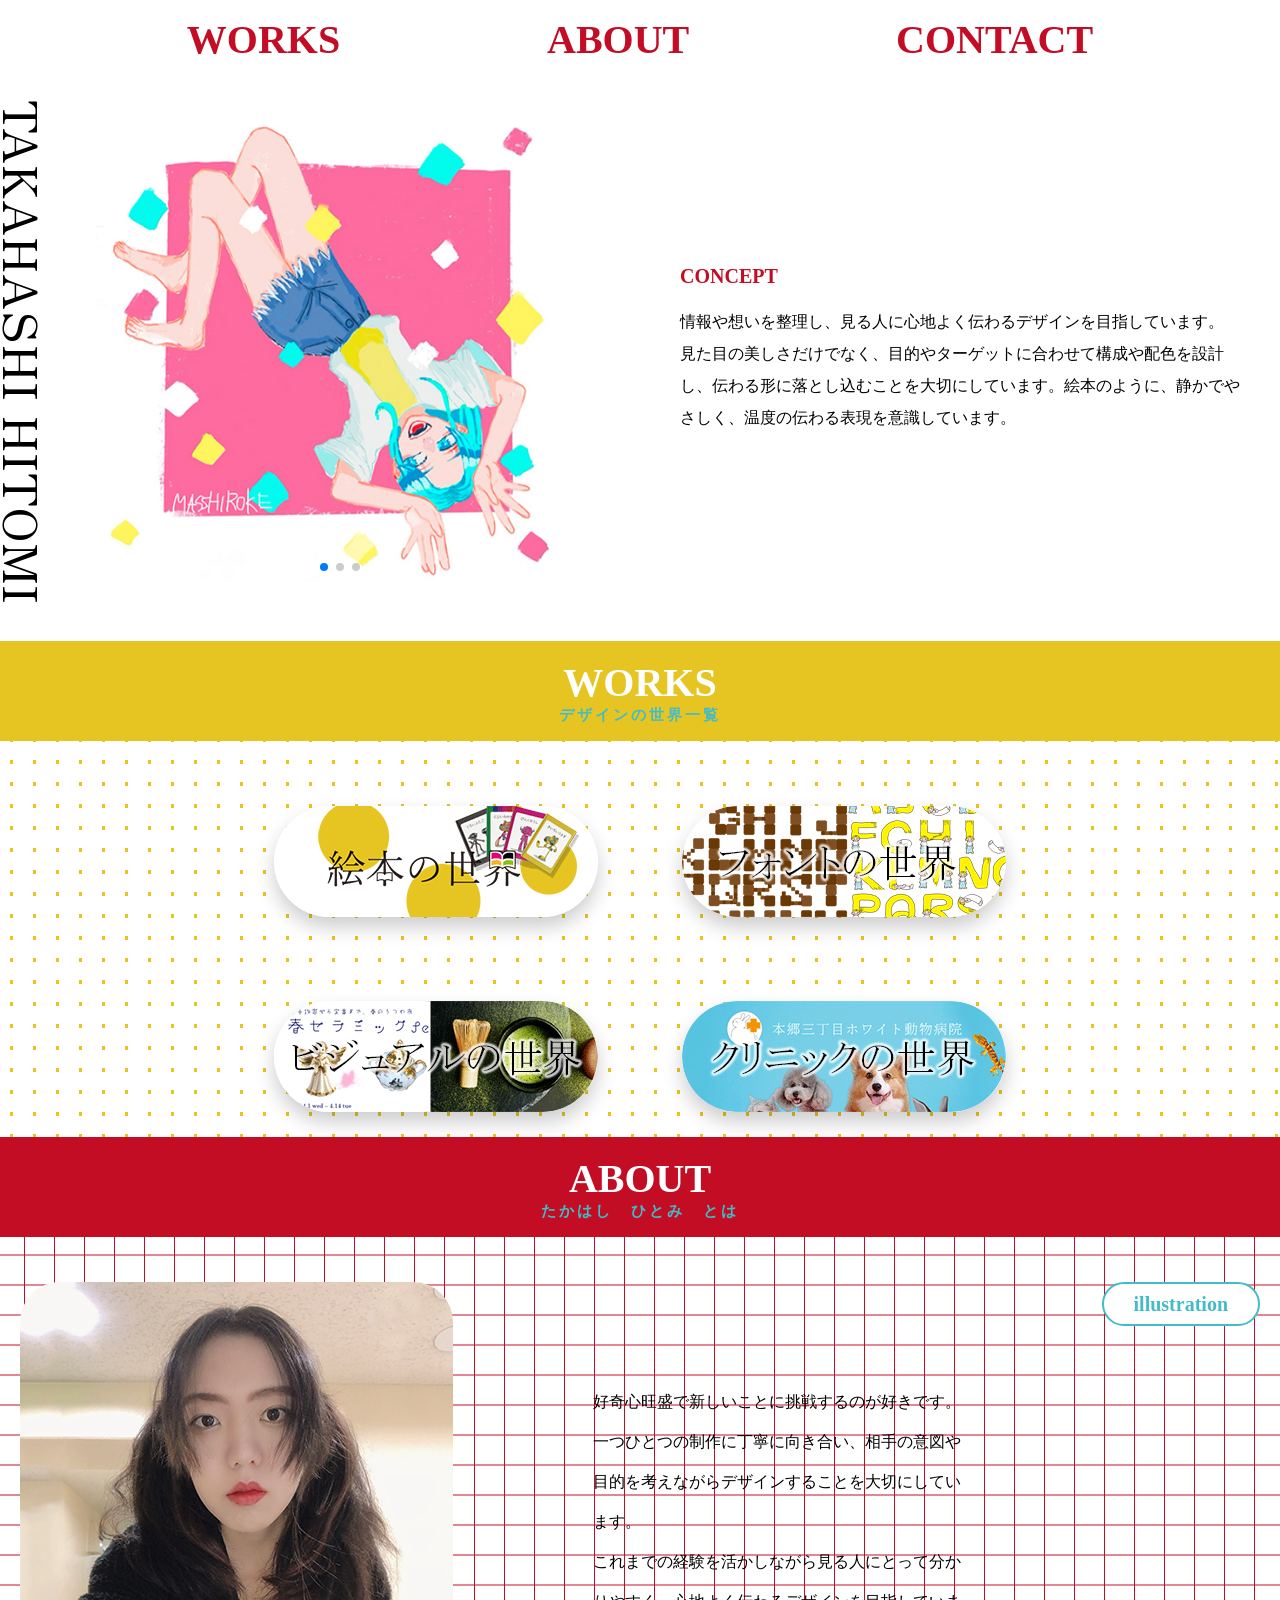
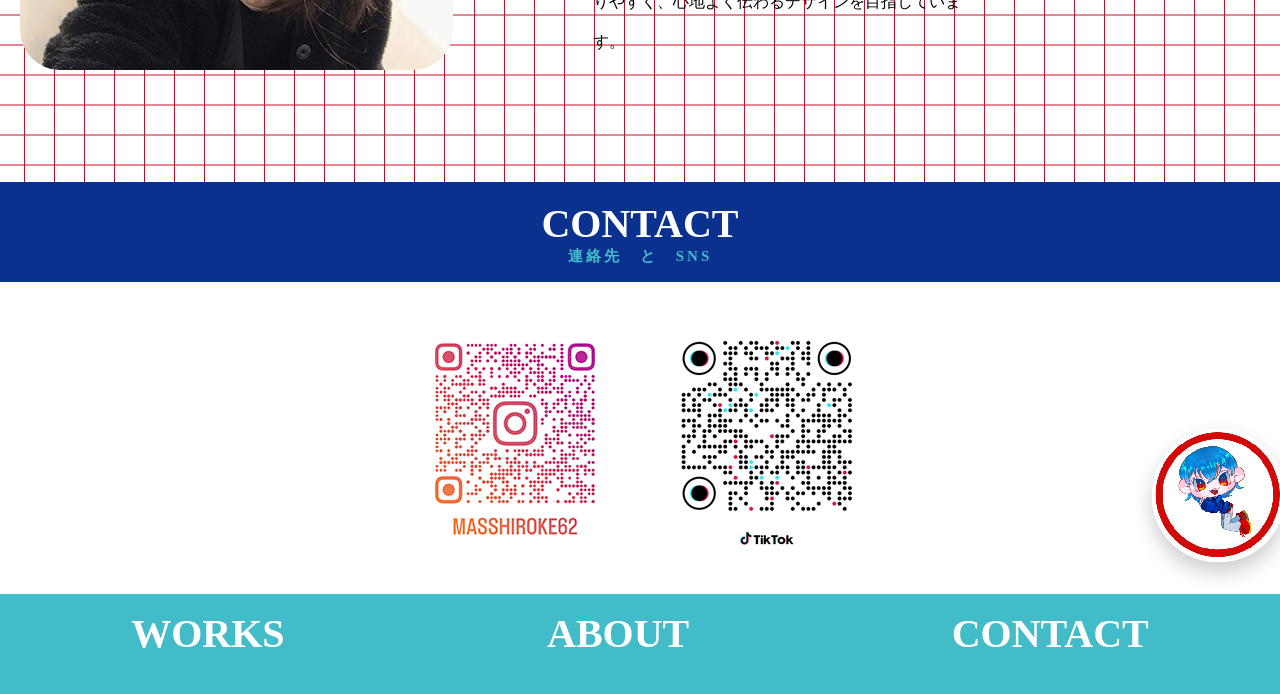
<file: index.html>
<!DOCTYPE HTML>
<html lang="ja">
<head>
<meta charset="utf-8">
	<meta name="viewport" content="width=device-width, initial-scale=1.0">
<meta name="description" content="髙橋仁美のポートフォリオ">
<link rel="shortcut icon" href="img/favicon.ico">
<title>HITOMI　PORTFOLIO</title>
<link href="css/reset.css" rel="stylesheet">
<link href="css/style.css" rel="stylesheet">
<!--jQuery本体-->
<!--<script src="js/jquery.bxslider.min.js"></script>-->
<script src="js/jquery-1.11.2.min.js"></script>
<script src="js/function.js"></script>
<link rel="stylesheet" href="https://cdn.jsdelivr.net/npm/swiper@11/swiper-bundle.min.css" />
<link href="https://fonts.googleapis.com/css2?family=Zen+Old+Mincho:wght@400;700&display=swap" rel="stylesheet">

</head>

<body>
	<header id="home">
		<nav class="follow_nav">
			<ul>
				<li class="line" title="WORKS"><a href="#works" alt="btn">WORKS</a></li>
				<li class="line" title="ABOUT"><a href="#about" alt="btn">ABOUT</a></li>
				<li class="line" title="CONTACT"><a href="#contact" alt="btn">CONTACT</a></li>
			</ul>
		</nav>
		<h1 class="page_top"><a href="#home" alt="topBtn">TAKAHASHI HITOMI</a></h1>
	</header>

	<section id="top" class="scroll-fade">
	<div id="slider" class="swiper main-slider"> <div class="swiper-wrapper">
				<div class="swiper-slide"><img src="img/key_01.jpg" alt="illust"></div>
				<div class="swiper-slide"><img src="img/key_02.jpg" alt="illust"></div>
				<div class="swiper-slide"><img src="img/key_03.jpg" alt="illust"></div>
			</div><!----------- slider ---------->
			<div class="swiper-pagination"></div>
			
		</div><div class="textBox_works">
			<h3 class="red">CONCEPT</h3>
			<p>情報や想いを整理し、見る人に心地よく伝わるデザインを目指しています。<br>
		見た目の美しさだけでなく、目的やターゲットに合わせて構成や配色を設計し、伝わる形に落とし込むことを大切にしています。絵本のように、静かでやさしく、温度の伝わる表現を意識しています。</p>
		</div>

	</section>

	<section id="works" class="scroll-fade">
		<div class="highlight_works">
			<div class="textBox_works">
			<div class="title_area">
				<h2>WORKS</h2>
				<h4>デザインの世界一覧</h4>
			</div>
			
			<div class="worksBtn">
				<a href="book.html" alt="絵本の世界"><img src="img/worksBtn_01.png"></a>
				<a href="font.html" alt="フォントの世界"><img src="img/worksBtn_02.png"></a>
				<a href="visual.html" alt="ビジュアルの世界"><img src="img/worksBtn_03.png"></a>
				<a href="clinic.html" alt="クリニックの世界"><img src="img/worksBtn_04.png"></a>
			</div>
			</div>
		</div>
	</section>

	<section id="about" class="scroll-fade">
		
			<div class="title_area">
				<h2>ABOUT</h2>
				<h4>たかはし　ひとみ　とは</h4>
			</div>
			<div class="highlight_about">
				<div class="textBox">
					<div class="me"><img src="img/about_01.jpg"alt="me"></div>
					<p>好奇心旺盛で新しいことに挑戦するのが好きです。<br>
			一つひとつの制作に丁寧に向き合い、相手の意図や目的を考えながらデザインすることを大切にしています。<br>
			これまでの経験を活かしながら見る人にとって分かりやすく、心地よく伝わるデザインを目指しています。		</p>
					
					<div class="illustration"><a href="illustration.html"alt="btn">illustration</a></div>
			</div>
			</div>
		</div>
	</section>

	<section id="contact" class="scroll-fade">
		<div class="textBox_works">
			<div class="title_area">
				<h2>CONTACT</h2>
				<h4>連絡先　と　SNS</h4>
			</div>
			<div class="contactText">
				<div class="instaImg"><a href="https://www.instagram.com/masshiroke62/" alt="inst"><img src="img/insta.png"></a></div>
				<div class="tiktokImg"><a href="https://www.tiktok.com/@hihc27?_r=1&_t=ZS-96GVSWVyZjI" alt="tiktok"><img src="img/tiktok.jpg"></a></div>
			</div>
		</div>
		<div class="topBtn">
			<a href="#top" alt="btn"><img src="img/topBtn.jpg"></a>
		</div>
	</section>

	<footer>
		<nav class="link">
			<ul>
				<li class="line"><a href="#works" alt="btn">WORKS</a></li>
				<li class="line"><a href="#about" alt="btn">ABOUT</a></li>
				<li class="line"><a href="#contact" alt="btn">CONTACT</a></li>
			</ul>
		</nav>
	</footer>
	<script>
		$(function(){
		  $('a[href^="#"]').click(function(){
		    var speed = 500;
		    var href= $(this).attr("href");
		    var target = $(href == "#" || href == "" ? 'html' : href);
		    var position = target.offset().top-100;
		    
		    $("html, body").animate({scrollTop:position}, speed, "swing");
		    return false;
		  });
		});
</script>
<script src="https://cdn.jsdelivr.net/npm/swiper@11/swiper-bundle.min.js"></script>

<script src="https://cdn.jsdelivr.net/npm/swiper@11/swiper-bundle.min.js"></script>

<script>
  const swiper = new Swiper('.main-slider', {
    loop: true,
    effect: 'fade',
    fadeEffect: {
      crossFade: true
    },
    autoplay: {
      delay: 3000,
    },
    pagination: {
      el: '.swiper-pagination',
      clickable: true,
    },
  });
</script>
</body>

</html>
</file>
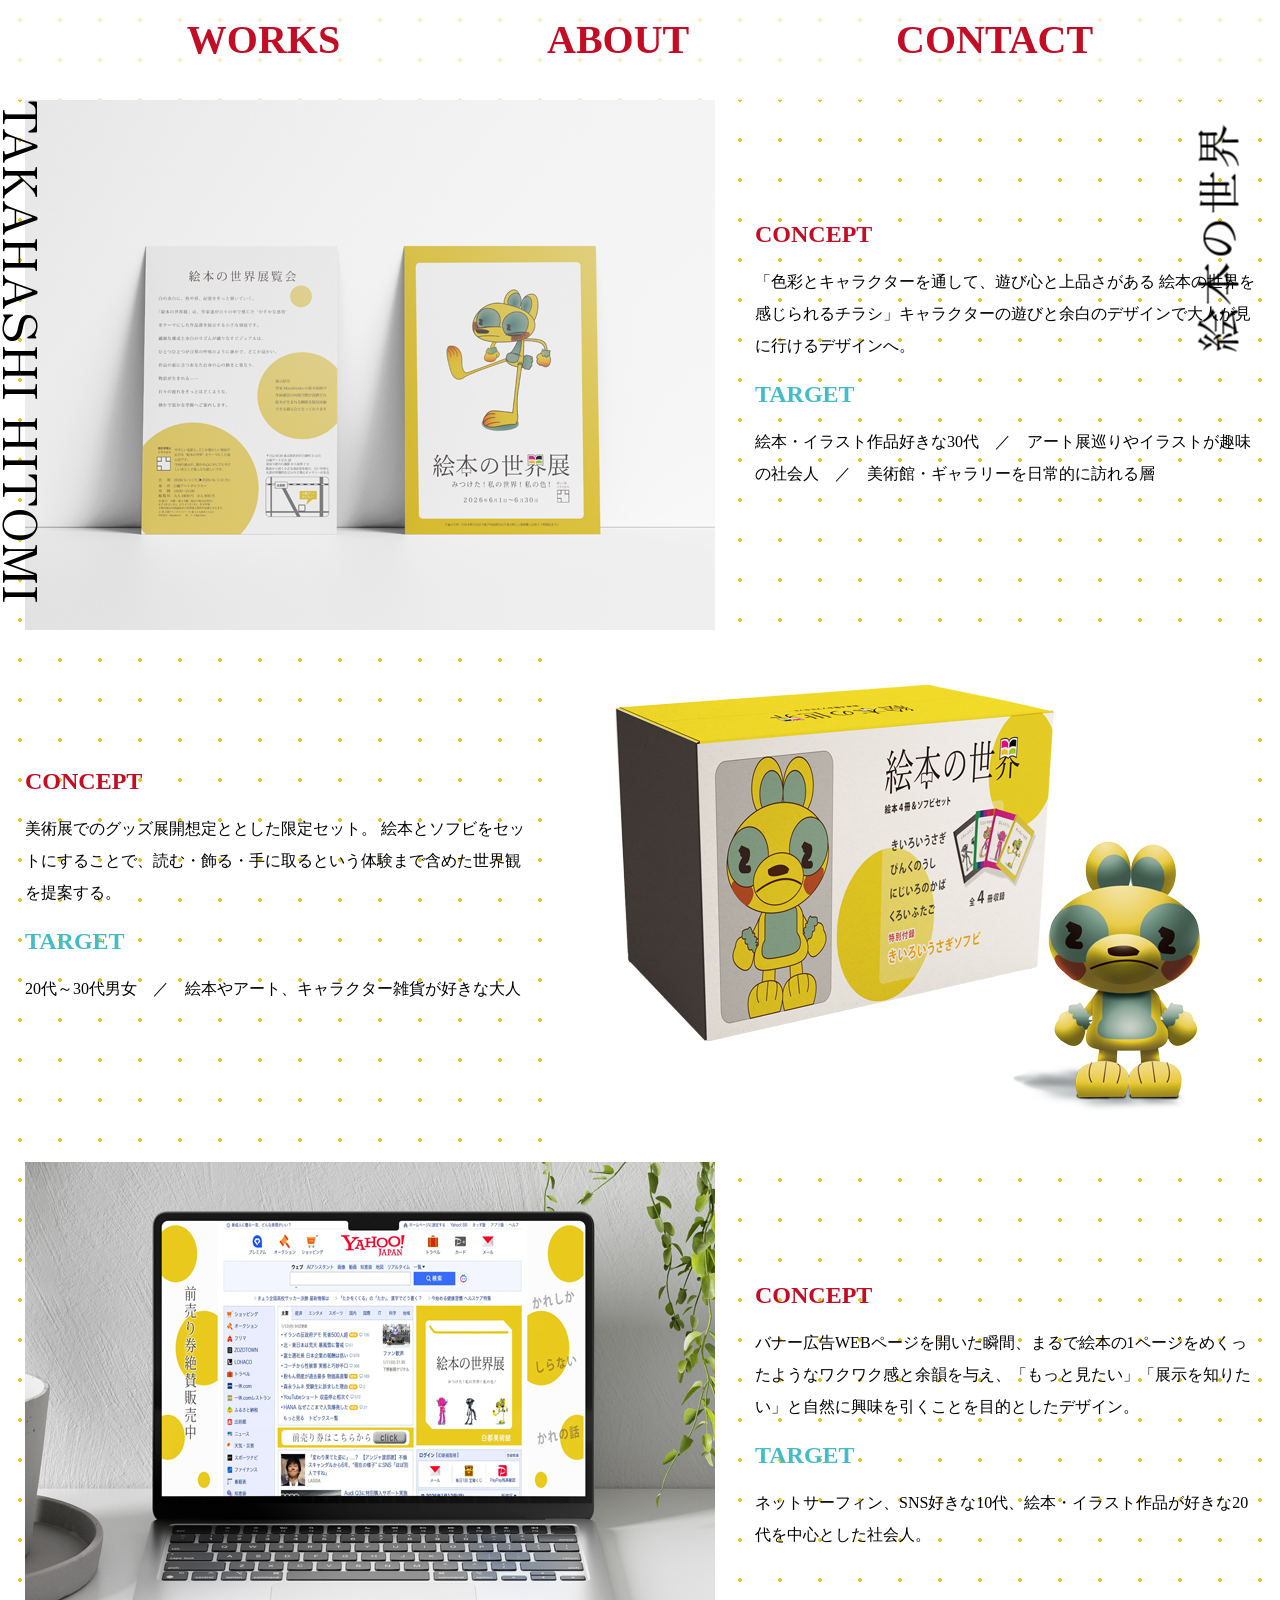
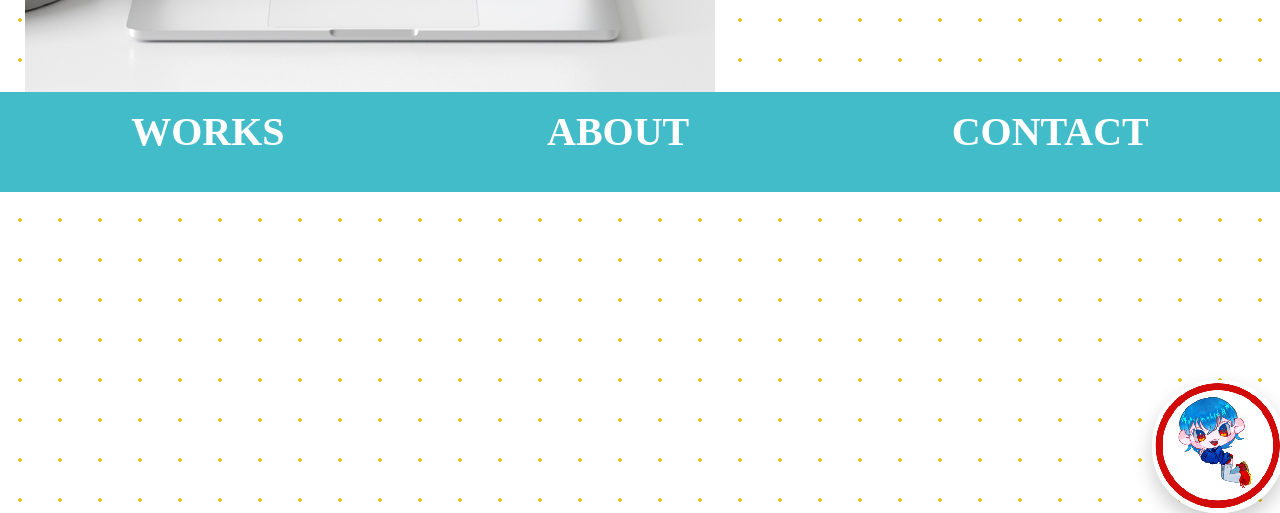
<file: book.html>
<!DOCTYPE HTML>
<html lang="ja">
<head>
<meta charset="utf-8">
	<meta name="viewport" content="width=device-width, initial-scale=1.0">
<meta name="description" content="髙橋仁美のポートフォリオ">
<link rel="shortcut icon" href="img/favicon.ico">
<title>HITOMI　PORTFOLIO</title>
<link href="css/reset.css" rel="stylesheet">
<link href="css/style.css" rel="stylesheet">
<!--jQuery本体-->
<script src="js/jquery-1.11.2.min.js"></script>
<script src="js/function.js"></script>
<link href="https://fonts.googleapis.com/css2?family=Zen+Old+Mincho:wght@400;700&display=swap" rel="stylesheet">

</head>

<body class="is-book-page">
	<div id="wrapper">
	<header id="home">
		<nav class="follow_nav">
			<ul>
				<li class="line" title="WORKS"><a href="index.html#works" alt="btn">WORKS</a></li>
				<li class="line" title="ABOUT"><a href="index.html#about" alt="btn">ABOUT</a></li>
				<li class="line" title="CONTACT"><a href="index.html#contact" alt="btn">CONTACT</a></li>
			</ul>
		</nav>
		<h1 class="page_top"><a href="index.html#home" alt="btn">TAKAHASHI HITOMI</a></h1>

		<h2 class="page_right_title"><a href="#" alt="絵本の世界">絵本の世界</a></h2>
	</header>

	<section id="conteiner"class="scroll-fade">
		<div>
			<div class="imgBox"><img src="img/book_01.jpg"></div>
		</div>
		<div class="textBox_works">
			<h3>CONCEPT</h3>
			
			<p>「色彩とキャラクターを通して、遊び心と上品さがある 絵本の世界を感じられるチラシ」キャラクターの遊びと余白のデザインで大人が見に行けるデザインへ。</p>
			<h3 class="blue">TARGET</h3>
			<p>絵本・イラスト作品好きな30代　／　アート展巡りやイラストが趣味の社会人　／　美術館・ギャラリーを日常的に訪れる層 </p>
		</div>

	</section>

	<section id="conteiner"class="reverse scroll-fade">
		<div class="textBox_works">
			<h3>CONCEPT</h3>
			
			<p>美術展でのグッズ展開想定ととした限定セット。
絵本とソフビをセットにすることで、読む・飾る・手に取るという体験まで含めた世界観を提案する。</p>
			<h3 class="blue">TARGET</h3>
			<p>20代～30代男女　／　絵本やアート、キャラクター雑貨が好きな大人</p>
		</div>

		<div class="imgBox"><img src="img/book_02.jpg"></div>

	</section>

	<section id="conteiner" class="scroll-fade">
		<div class="imgBox">
			<img src="img/book_03.jpg" alt="pic">
			
		</div>
		<div class="textBox_works">
			<h3>CONCEPT</h3>
			<p>バナー広告WEBページを開いた瞬間、まるで絵本の1ページをめくったようなワクワク感と余韻を与え、「もっと見たい」「展示を知りたい」と自然に興味を引くことを目的としたデザイン。
</p>
			<h3 class="blue">TARGET</h3>
			<p>ネットサーフィン、SNS好きな10代、絵本・イラスト作品が好きな20代を中心とした社会人。</p>
		</div>

		
	</section>

	<div class="topBtn_works">
		<a href="index.html" alt="btn"><img src="img/topBtn.jpg" alt="btn"></a>
	</div>
</div><!------------ wrapper --------------->
	<footer>
		<nav class="link">
			<ul>
				<li class="line"><a href="index.html#works" alt="btn">WORKS</a></li>
				<li class="line"><a href="index.html#about" alt="btn">ABOUT</a></li>
				<li class="line"><a href="index.html#contact" alt="btn">CONTACT</a></li>
			</ul>
		</nav>
	</footer>
	<script>
		$(function(){
		  $('a[href^="#"]').click(function(){
		    var speed = 500;
		    var href= $(this).attr("href");
		    var target = $(href == "#" || href == "" ? 'html' : href);
		    var position = target.offset().top-100;
		    
		    $("html, body").animate({scrollTop:position}, speed, "swing");
		    return false;
		  });
		});
</script>

</body>

</html>
</file>
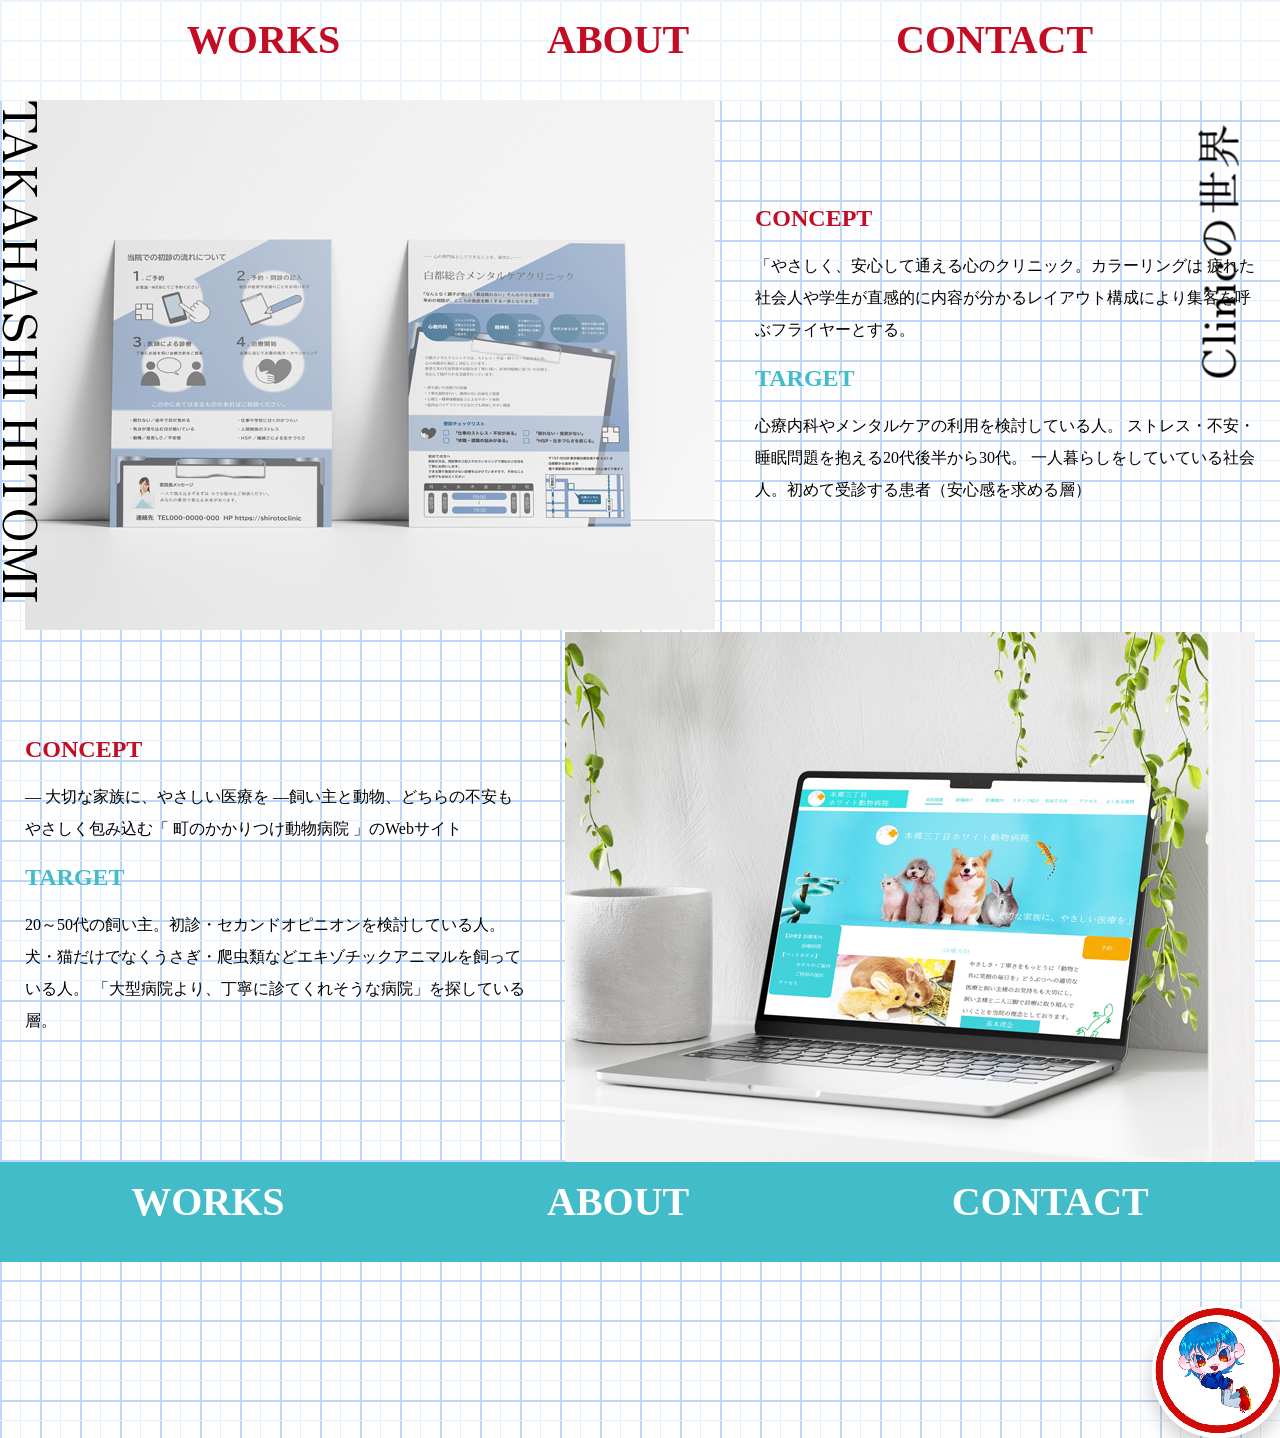
<file: clinic.html>
<!DOCTYPE HTML>
<html lang="ja">
<head>
<meta charset="utf-8">
	<meta name="viewport" content="width=device-width, initial-scale=1.0">
<meta name="description" content="髙橋仁美のポートフォリオ">
<link rel="shortcut icon" href="img/favicon.ico">
<title>HITOMI　PORTFOLIO</title>
<link href="css/reset.css" rel="stylesheet">
<link href="css/style.css" rel="stylesheet">
<!--jQuery本体-->
<script src="js/jquery-1.11.2.min.js"></script>
<script src="js/function.js"></script>
<link href="https://fonts.googleapis.com/css2?family=Zen+Old+Mincho:wght@400;700&display=swap" rel="stylesheet">
</head>

<body class="is-clinic-page">

<div id="wrapper">

	<header id="home">
		<nav class="follow_nav">
			<ul>
				<li class="line" title="WORKS"><a href="index.html#works" alt="btn">WORKS</a></li>
				<li class="line" title="ABOUT"><a href="index.html#about" alt="btn">ABOUT</a></li>
				<li class="line" title="CONTACT"><a href="index.html#contact" alt="btn">CONTACT</a></li>
			</ul>
		</nav>
		<h1 class="page_top"><a href="index.html#home" alt="btn">TAKAHASHI HITOMI</a></h1>

		<h2 class="page_right_title clinic"><a href="#" alt="フォントの世界">Clinicの世界</a></h2>
	</header>

	<section id="conteiner" class="scroll-fade">
		<div>
			<div class="imgBox"><img src="img/clinic_01.jpg" alt="精神科フライヤー"></div>
		</div>
		<div class="textBox_works">
			<h3>CONCEPT</h3>
			
			<p>「やさしく、安心して通える心のクリニック。カラーリングは
疲れた社会人や学生が直感的に内容が分かるレイアウト構成により集客を呼ぶフライヤーとする。</p>
			<h3 class="blue">TARGET</h3>
			<p>心療内科やメンタルケアの利用を検討している人。
ストレス・不安・睡眠問題を抱える20代後半から30代。
一人暮らしをしていている社会人。初めて受診する患者（安心感を求める層）</p>
		</div>

	</section>

	<section id="conteiner" class="reverse scroll-fade">
		<div class="textBox_works">
			<h3>CONCEPT</h3>
			
			<p>― 大切な家族に、やさしい医療を ―飼い主と動物、どちらの不安もやさしく包み込む「 町のかかりつけ動物病院 」のWebサイト
</p>
			<h3 class="blue">TARGET</h3>
			<p>20～50代の飼い主。初診・セカンドオピニオンを検討している人。犬・猫だけでなくうさぎ・爬虫類などエキゾチックアニマルを飼っている人。
「大型病院より、丁寧に診てくれそうな病院」を探している層。</p>
		</div>

		<div class="imgBox"><img src="img/clinic_02.jpg" alt="動物病院ウェブサイト"></div>

	</section>
		<div class="topBtn_font">
			<a href="index.html" alt="btn"><img src="img/topBtn.jpg" alt="btn"></a>
		</div>

	<footer>
		<nav class="link">
			<ul>
				<li class="line"><a href="index.html#works" alt="btn">WORKS</a></li>
				<li class="line"><a href="index.html#about" alt="btn">ABOUT</a></li>
				<li class="line"><a href="index.html#contact" alt="btn">CONTACT</a></li>
			</ul>
		</nav>

</div><!----------------- wrapper --------------------->

	</footer>
	<script>
		$(function(){
		  $('a[href^="#"]').click(function(){
		    var speed = 500;
		    var href= $(this).attr("href");
		    var target = $(href == "#" || href == "" ? 'html' : href);
		    var position = target.offset().top-100;
		    
		    $("html, body").animate({scrollTop:position}, speed, "swing");
		    return false;
		  });
		});
</script>

</body>

</html>
</file>
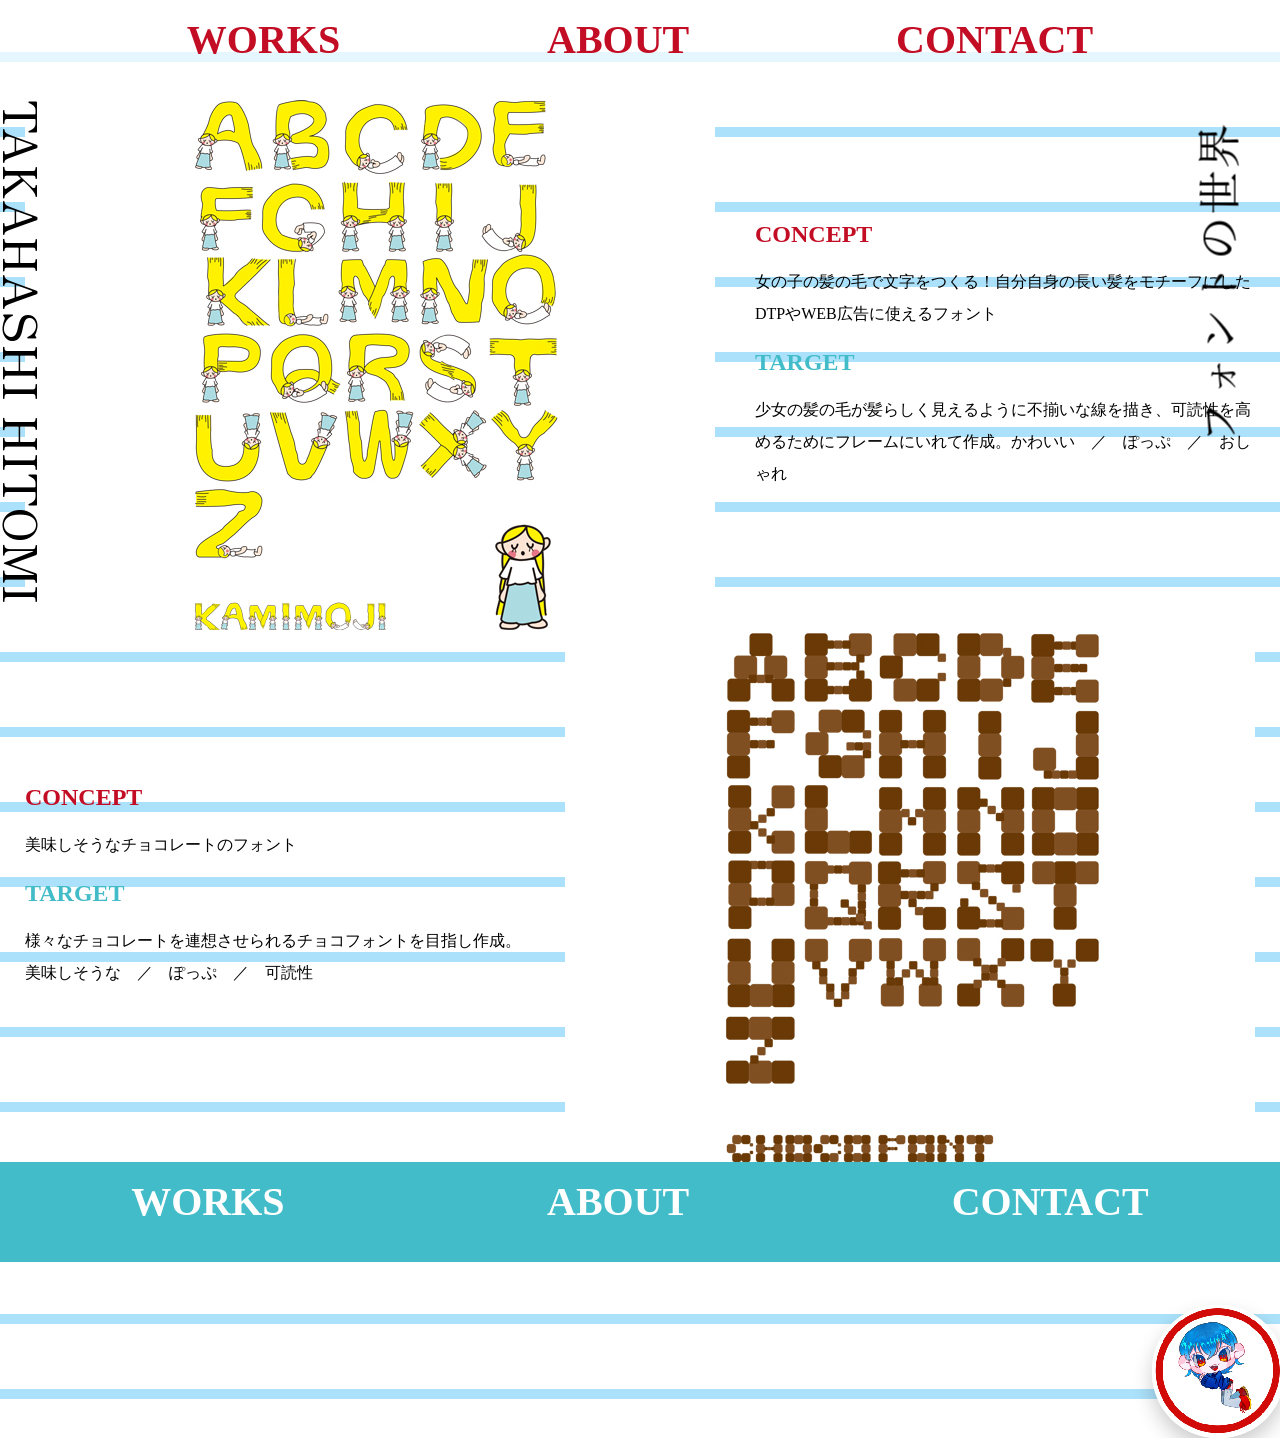
<file: font.html>
<!DOCTYPE HTML>
<html lang="ja">
<head>
<meta charset="utf-8">
	<meta name="viewport" content="width=device-width, initial-scale=1.0">
<meta name="description" content="髙橋仁美のポートフォリオ">
<link rel="shortcut icon" href="img/favicon.ico">
<title>HITOMI　PORTFOLIO</title>
<link href="css/reset.css" rel="stylesheet">
<link href="css/style.css" rel="stylesheet">
<!--jQuery本体-->
<script src="js/jquery-1.11.2.min.js"></script>
<script src="js/function.js"></script>
<link href="https://fonts.googleapis.com/css2?family=Zen+Old+Mincho:wght@400;700&display=swap" rel="stylesheet">

</head>



<body class="is-font-page">
	<div id="wrapper">
	<header id="home">
		<nav class="follow_nav">
			<ul>
				<li class="line" title="WORKS"><a href="index.html#works" alt="btn">WORKS</a></li>
				<li class="line" title="ABOUT"><a href="index.html#about" alt="btn">ABOUT</a></li>
				<li class="line" title="CONTACT"><a href="index.html#contact" alt="btn">CONTACT</a></li>
			</ul>
		</nav>
		<h1 class="page_top"><a href="index.html#home" alt="btn">TAKAHASHI HITOMI</a></h1>

		<h2 class="page_right_title font"><a href="#" alt="フォントの世界">フォントの世界</a></h2>
	</header>

	<section id="conteiner" class="scroll-fade">
		<div>
			<div class="imgBox"><img src="img/font_01.jpg" alt="font"></div>
		</div>
		<div class="textBox_works">
			<h3>CONCEPT</h3>
			
			<p>女の子の髪の毛で文字をつくる！自分自身の長い髪をモチーフにしたDTPやWEB広告に使えるフォント</p>
			<h3 class="blue">TARGET</h3>
			<p>少女の髪の毛が髪らしく見えるように不揃いな線を描き、可読性を高めるためにフレームにいれて作成。かわいい　／　ぽっぷ　／　おしゃれ</p>
		</div>

	</section>

	<section id="conteiner" class="reverse scroll-fade">
		<div class="textBox_works">
			<h3>CONCEPT</h3>
			
			<p>美味しそうなチョコレートのフォント</p>
			<h3 class="blue">TARGET</h3>
			<p>様々なチョコレートを連想させられるチョコフォントを目指し作成。美味しそうな　／　ぽっぷ　／　可読性</p>
		</div>

		<div class="imgBox"><img src="img/font_02.jpg" alt="chocoFont"></div>

	</section>
		<div class="topBtn_font">
			<a href="index.html" alt="btn"><img src="img/topBtn.jpg" alt="btn"></a>
		</div>

	<footer>
		<nav class="link">
			<ul>
				<li class="line"><a href="index.html#works" alt="btn">WORKS</a></li>
				<li class="line"><a href="index.html#about" alt="btn">ABOUT</a></li>
				<li class="line"><a href="index.html#contact" alt="btn">CONTACT</a></li>
			</ul>
		</nav>

</div><!----------------- wrapper --------------------->

	</footer>
	<script>
		$(function(){
		  $('a[href^="#"]').click(function(){
		    var speed = 500;
		    var href= $(this).attr("href");
		    var target = $(href == "#" || href == "" ? 'html' : href);
		    var position = target.offset().top-100;
		    
		    $("html, body").animate({scrollTop:position}, speed, "swing");
		    return false;
		  });
		});
</script>

</body>

</html>
</file>
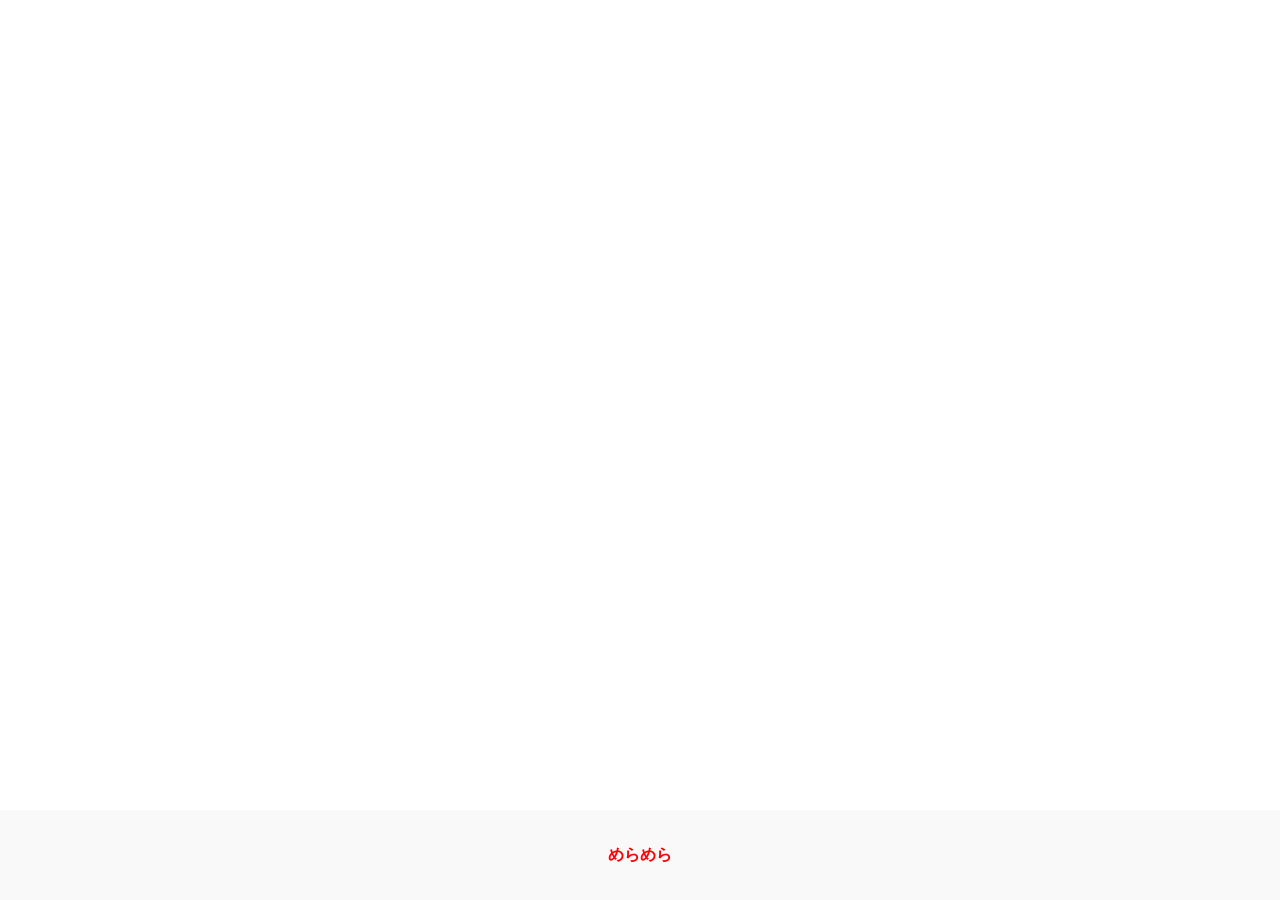
<file: illustration.html>
<!DOCTYPE HTML>
<html lang="ja">
<head>
<meta charset="utf-8">
	<meta name="viewport" content="width=device-width, initial-scale=1.0">
<meta name="description" content="髙橋仁美のポートフォリオ">
<link rel="shortcut icon" href="img/favicon.ico">
<title>HITOMI　PORTFOLIO</title>
<link href="css/reset.css" rel="stylesheet">
<link href="css/style.css" rel="stylesheet">
<!--jQuery本体-->
<!--<script src="js/jquery.bxslider.min.js"></script>-->
<script src="js/jquery-1.11.2.min.js"></script>
<script src="js/function.js"></script>
<link rel="stylesheet" href="https://cdn.jsdelivr.net/npm/swiper@11/swiper-bundle.min.css" />
<link href="https://fonts.googleapis.com/css2?family=Zen+Old+Mincho:wght@400;700&display=swap" rel="stylesheet">

</head>

<body>
	<header id="illust_home">
		<nav class="follow_nav">
			<ul>
				<li class="line" title="WORKS"><a href="index.html#works" alt="btn">WORKS</a></li>
				<li class="line" title="ABOUT"><a href="index.html#about" alt="btn">ABOUT</a></li>
				<li class="line" title="CONTACT"><a href="index.html#contact" alt="btn">CONTACT</a></li>
			</ul>
		</nav>
		<h1 class="page_top"><a href="index.html#home" alt="topBtn">TAKAHASHI HITOMI</a></h1>
	</header>

		<div class="scroller">
			<section id="top_illust" class="video-section">
			<div id="move">
			 <video src="img/sun.mp4" autoplay muted loop playsinline></video>
				</div>
				<div class="illust_title"><p>めらめら</p></div>
			</section>

			<section class="video-section">
			<div class="video-wrap">
					<video src="img/hi.mp4" autoplay muted loop playsinline></video>
				</div>
				
				<div class="illust_title"><p>ゆらゆら</p></div>
			</section>

			<section class="video-section">
			<div class="video-wrap">
					<video src="img/popo.mp4" autoplay muted loop></video>
				</div>
				
				<div class="illust_title"><p>はとぽっぽ</p></div>
			</section>

		<section class="video-section">
			<div class="video-wrap">
						<video src="img/hitomi.mp4" autoplay muted loop></video>
			</div>
			<div class="illust_title"><p>うぃんく</p></div>
			</section>

	<div class="topBtn_illustration">
		<a href="index.html" alt="btn"><img src="img/topBtn.jpg" alt="btn"></a>
	</div>

	<footer class="illust_footer">
		<nav class="link">
			<ul>
				<li class="line"><a href="index.html#works" alt="btn">WORKS</a></li>
				<li class="line"><a href="index.html#about" alt="btn">ABOUT</a></li>
				<li class="line"><a href="index.html#contact" alt="btn">CONTACT</a></li>
			</ul>
		</nav>
	</footer>
	</div><!-- scroller -->

	<script>
		$(function(){
		  $('a[href^="#"]').click(function(){
		    var speed = 500;
		    var href= $(this).attr("href");
		    var target = $(href == "#" || href == "" ? 'html' : href);
		    var position = target.offset().top-100;
		    
		    $("html, body").animate({scrollTop:position}, speed, "swing");
		    return false;
		  });
		});
</script>
<script src="https://cdn.jsdelivr.net/npm/swiper@11/swiper-bundle.min.js"></script>

<script src="https://cdn.jsdelivr.net/npm/swiper@11/swiper-bundle.min.js"></script>

<script>
const scroller = document.querySelector('.scroller');
const header = document.getElementById('illust_home');
let timer;

scroller.addEventListener('scroll', () => {

    header.classList.remove('show');

    clearTimeout(timer);
    timer = setTimeout(() => {

        header.classList.add('show');
    }, 1000);
});

</script>
</body>

</html>
</file>
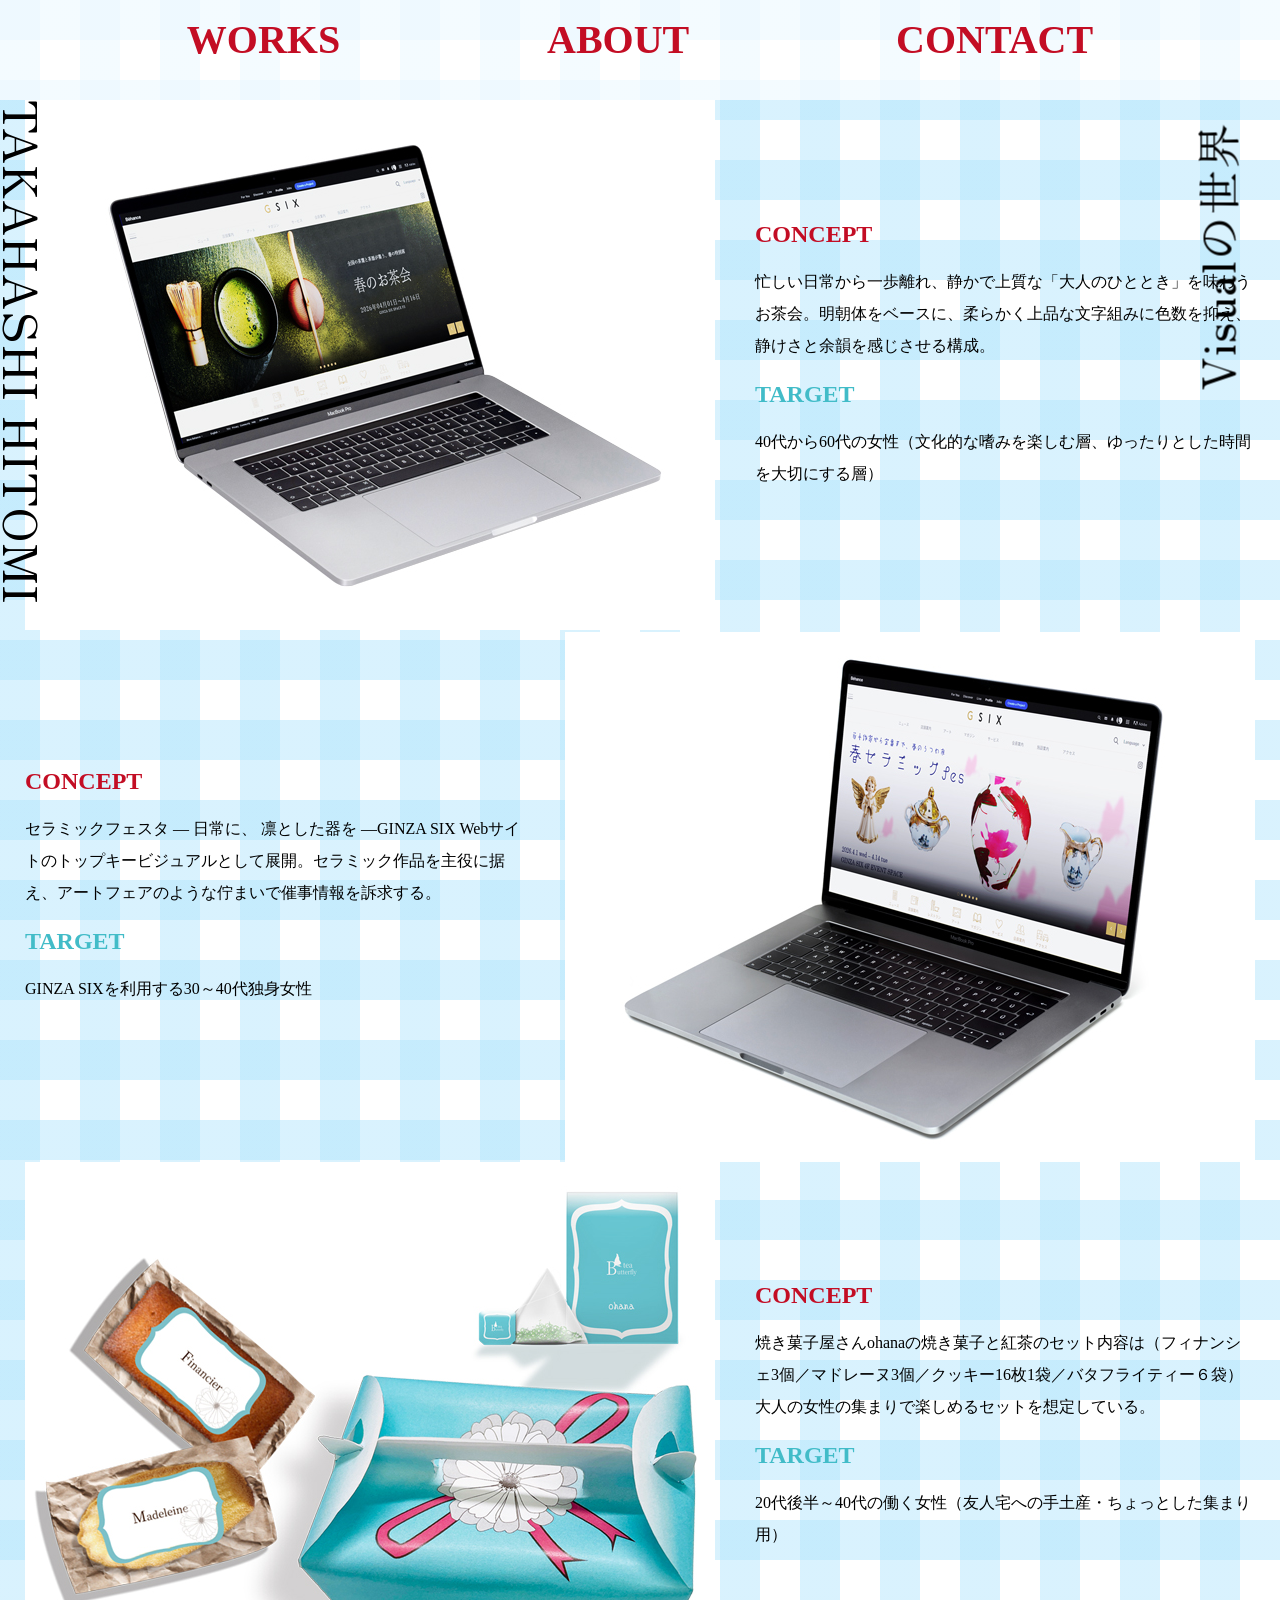
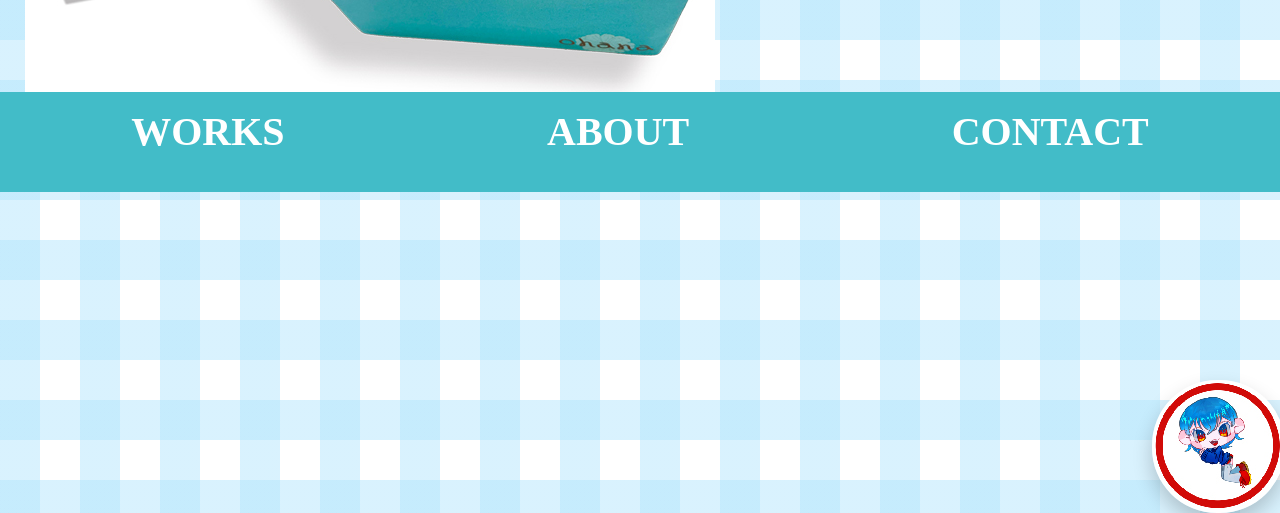
<file: visual.html>
<!DOCTYPE HTML>
<html lang="ja">
<head>
<meta charset="utf-8">
	<meta name="viewport" content="width=device-width, initial-scale=1.0">
<meta name="description" content="髙橋仁美のポートフォリオ">
<link rel="shortcut icon" href="img/favicon.ico">
<title>HITOMI　PORTFOLIO</title>
<link href="css/reset.css" rel="stylesheet">
<link href="css/style.css" rel="stylesheet">
<!--jQuery本体-->
<script src="js/jquery-1.11.2.min.js"></script>
<script src="js/function.js"></script>
<link href="https://fonts.googleapis.com/css2?family=Zen+Old+Mincho:wght@400;700&display=swap" rel="stylesheet">

</head>
<body class="is-visual-page">
<div id="wrapper">

	<header id="home">
		<nav class="follow_nav">
			<ul>
				<li class="line" title="WORKS"><a href="index.html#works" alt="btn">WORKS</a></li>
				<li class="line" title="ABOUT"><a href="index.html#about" alt="btn">ABOUT</a></li>
				<li class="line" title="CONTACT"><a href="index.html#contact" alt="btn">CONTACT</a></li>
			</ul>
		</nav>
		<h1 class="page_top"><a href="index.html#home" alt="btn">TAKAHASHI HITOMI</a></h1>

		<h2 class="page_right_title visual"><a href="#" alt="ビジュアルの世界">Visualの世界</a></h2>
	</header>

	<section id="conteiner" class="scroll-fade">
		<div>
			<div class="imgBox"><img src="img/visual_01.jpg" alt="pic"></div>
		</div>
		<div class="textBox_works">
			<h3>CONCEPT</h3>
			
			<p>忙しい日常から一歩離れ、静かで上質な「大人のひととき」を味わうお茶会。明朝体をベースに、柔らかく上品な文字組みに色数を抑え、静けさと余韻を感じさせる構成。</p>
			<h3 class="blue">TARGET</h3>
			<p>40代から60代の女性（文化的な嗜みを楽しむ層、ゆったりとした時間を大切にする層）</p>
		</div>

	</section>

	<section id="conteiner" class="reverse scroll-fade">
		<div class="textBox_works">
			<h3>CONCEPT</h3>
			
			<p>セラミックフェスタ  ― 日常に、 凛とした器を ―GINZA SIX Webサイトのトップキービジュアルとして展開。セラミック作品を主役に据え、アートフェアのような佇まいで催事情報を訴求する。</p>
			<h3 class="blue">TARGET</h3>
			<p>GINZA SIXを利用する30～40代独身女性</p>
		</div>

		<div class="imgBox"><img src="img/visual_02.jpg" alt="pic"></div>

	</section>

	<section id="conteiner" class="scroll-fade"">
		<div class="imgBox">
			<img src="img/visual_03.jpg" alt="pic">
			
		</div>
		<div class="textBox_works">
			<h3>CONCEPT</h3>
			<p>焼き菓子屋さんohanaの焼き菓子と紅茶のセット内容は（フィナンシェ3個／マドレーヌ3個／クッキー16枚1袋／バタフライティー６袋）　大人の女性の集まりで楽しめるセットを想定している。
</p>
			<h3 class="blue">TARGET</h3>
			<p>20代後半～40代の働く女性（友人宅への手土産・ちょっとした集まり用）</p>
		</div>

		
	</section>

	<div class="topBtn_works">
		<a href="index.html"><img src="img/topBtn.jpg" alt="btn"></a>
	</div>
</div><!------------ wrapper --------------->
	<footer>
		<nav class="link">
			<ul>
				<li class="line"><a href="index.html#works" alt="btn">WORKS</a></li>
				<li class="line"><a href="index.html#about" alt="btn">ABOUT</a></li>
				<li class="line"><a href="index.html#contact" alt="btn">CONTACT</a></li>
			</ul>
		</nav>
	</footer>
	<script>
		$(function(){
		  $('a[href^="#"]').click(function(){
		    var speed = 500;
		    var href= $(this).attr("href");
		    var target = $(href == "#" || href == "" ? 'html' : href);
		    var position = target.offset().top-100;
		    
		    $("html, body").animate({scrollTop:position}, speed, "swing");
		    return false;
		  });
		});
</script>

</body>

</html>
</file>
<file: css/style.css>
@charset "utf-8";
/* CSS Document */

body {
	font-family:�g BIZ UDP�S�V�b�Nd", "���S�V�b�N", YuGothic, "�q���M�m�p�S Pro W3", "Hiragino Kaku Gothic ProN", "���C���I", Meiryo, sans-serif;
	margin: 0;
	padding: 0;
}

html {
	font-size: 62.5%;
}

h3 {
	color: #c30d24;
	font-size: 2rem;
	font-weight: bold;
}

.textBox_works .blue {
	color: #42bcc8;
}

#wrapper {
	padding-top: 100px;
}
.scroll-fade {
    opacity: 0;
    visibility: hidden;
    transform: translateY(30px);
    transition: opacity 1.2s ease-out, transform 1.2s ease-out, visibility 1.2s;
}

/* �\�����ꂽ���̏�� */
.scroll-fade.is-show {
    opacity: 1;
    visibility: visible;
    transform: translateY(0);
}
/*************** �f�X�N�g�b�vTOP *****************/

#top {
	display: flex;
	align-items: center;
	justify-content: center;
	padding:120px 20px 60px;
	gap: 40px;
	max-width: 1200px;
	margin: 0 auto;
}

#top #slider {
	width: 100%; 
	max-width: 600px;
	margin: 0;
	padding: 0;
	overflow: hidden;
	position: relative;
	flex: 1;
	min-width: 0;
}

.main-slider {
	width: 100%;
}

.main-slider .swiper-slide {
	width: 100%;
	display: flex;
	justify-content: center;
	align-items: center;
}

.main-slider .swiper-slide img {
	width: 100%;
	height: auto;
	object-fit: contain;
	display: block;
}

.title_area h2 {
	color: #fff;
	font-size: 4rem;
	font-weight: bold;
	text-align: center;
	margin-top: -15px;
	margin-bottom: 10px;
	padding-top: 20px;
}
.title_area h4 {
text-align: center;
	font-size: 1.5rem;
	margin-top: -5px;
	letter-spacing: 0.2em;
	color: #42bcc8;
	font-weight: bold;
}

.page_top {
	position: fixed;
	top: 100px;
	left: 0;
	margin: 0;
	writing-mode: vertical-rl;
	font-size: 4.8rem;
	z-index: 1000;
}

.page_top a {
	font-family: "Zen Old Mincho";
	text-decoration: none;
	color: black;
	letter-spacing: 0.1rem;
	white-space: nowrap;
}

.page_top a:hover {
	color: #42bcc8;
	transition-duration: .4s;
}

#top {
	display:flex;
	align-items: center;
	justify-content: center;
	padding: 120px 20px 60px;
}

#top #slider {
	flex: 0 0 50%;
	width: 100%;
	max-width: 600px;
	position: relative;
	overflow: hidden;
	margin: 0;
	padding: 0;
}

#top .textBox {
	flex: 1;
	max-width: 450px;
	margin: 0;
}

#top .textBox_works {
	flex: 1;
	min-width: 300px;
}

#top .textBox_works h3{
	margin: 0 0 20px 0;
	padding: 0;
}

#top .textBox_works p {
	margin: 0;
	padding: 0;
	line-height: 2;
	font-size: 1.6rem;
	width: 100%;
}

.follow_nav {
	position: fixed;
	top: 0;
	left: 0;
	justify-content:space-around;
	width: 100%;
	height: 100px;
	font-weight: bold;
	z-index: 1000;
	background-color: rgba(255,255,255,0.7);
}

header nav ul {
	display: flex;
	justify-content:center;
	list-style: none;
	margin: 0;
	justify-content: space-evenly;
}

header nav ul li a {
	display: block;
	text-decoration: none;
	color: #c30d24;
	font-size: 4rem;
	padding: 20px;
}

header nav ul li a:hover {
	color: #42bcc8;
	transition-duration: .5s;
}

.title_area {
	height: 100px;
	display:flex;
	flex-direction: column;
	justify-content: center;
	margin-bottom: 40px;
}

#works .title_area {
	background-color: #e6c522;
}

#works .highlight_works {
	background-color: #ffffff;
	background-image: radial-gradient(circle, #e6c522 2px, transparent 2px);
	background-position: 0 0;
	background-size: 23px 22px;
}
.worksBtn {
	display: grid;
	grid-template-columns: repeat(2,auto);
	gap: 84px;
	justify-content: center;
	padding: 2.5rem 0;
}

.worksBtn a {
	display: block;
}

.worksBtn a:hover {
	transform: translateY(5px);
}

.worksBtn img {
	display: block;
	border-radius: 60px;
	box-shadow: 0 10px 20px rgba(0,0,0,0.2);
}

#about .title_area {
	background-color: #c30d24;
	margin-bottom: 0;
}

#about .highlight_about {
	background-image: linear-gradient(0deg, transparent calc(100% - 1px), #c30d24 calc(100% - 1px)),
	linear-gradient(90deg, transparent calc(100% - 1px), #c30d24 calc(100% - 1px));
	background-size: 30px 30px;
	background-repeat: repeat;
	background-position: center center;
	padding: 20px;
}

#about .textBox .me img{
	border-radius: 40px;
}

#about .textBox {
	display:flex;
	justify-content: center;
	align-titems: flex-start;
	gap: 40px;
	padding-top: 2.5rem;
}

#about .textBox p {
	margin: 100px;
	padding: 0;
	line-height: 2.5;
	font-size: 1.6rem;
	width: 492px;
}

#about .illustration {
	padding-bottom: 30px;
}

#about .illustration a {
	display: inline-block;
	font-weight: bold;
	font-size: 2rem;
	border: 2px solid #42bcc8;
	text-decoration: none;
	border-radius: 50px;
	color: #42bcc8;
	padding: 10px 30px;
	background-color: #fff;
	position: relative;
	overflow: hidden;
	font-weight: bold;
	z-index: 1;
	transition: all 0.3s;
}
#about .illustration a::after {
	background: #42bcc8;
	position: absolute;
	top: 0;
	left: 0;
	content: '';
	width: 100%;
	height: 100%;
	transform: scale(0, 1);
	transform-origin: left top;
	transition: .2s cubic-bezier(0.45, 0, 0.55, 1);
	z-index: -1;
}

#about .illustration a:hover {
	color: #fff;
}
#about .illustration a:hover::after {
  transform: scale(1, 1);
}

#contact {
	position: relative;
}

#contact .title_area {
	background-color: #0a318e;
}

#contact .contactText {
	display: flex;
	justify-content: center;
	gap: 50px;
	margin-top: 40px;
	padding-bottom: 40px;
}

#contact .contactText p {
	font-size: 1.6rem;
	font-weight: bold;
	padding-top: 5.5em;
}

.topBtn {
	display: flex;
	margin-left: auto;
	margin-right: 0;
}

.topBtn img {
	position: absolute;
	top: 60%;
	left:90%;
	box-shadow: 0 10px 20px rgba(0,0,0,0.2);
	border-radius: 65px;
}

.topBtn img:hover {
	transform: scale(0.8);
}

footer {
	background-color: #42bcc8;
	height: 100px;
}

.link ul {
	display: flex;
	justify-content:space-around;
	padding-top: 20px;
}

.link ul li a {
	text-decoration: none;
	color: #fff;
	font-size: 4rem;
	font-weight: bold;
}

.link ul li a:hover {
	color: #c30d24;
	transition-duration: .4s;
}

/***************** book *******************/
body.is-book-page {
	background-color: #ffffff;
	background-image: radial-gradient(circle, #e6c522 2px, transparent 2px);
	background-position: 0 0;
	background-size: 40px 40px;
}

.page_right_title {
	position: fixed;
	top: 100px;
	right: 5%;
	margin: 0;
	font-size: 4.5rem;
	z-index: 1000;
	letter-spacing: 0.1rem;
	transform:rotate(-90deg);
	transform-origin: center right;
}

.page_right_title a {
	font-family: "Zen Old Mincho";
	text-decoration: none;
	color: black;
	display: block;
	cursor: pointer;
}

.page_right_title a:hover {
	color: #e6c522;
	transition-duration: .4s;
}

#conteiner {
	position: relative;
	display: flex;
	align-items: center;
	justify-content: center;
	gap: 40px;
}



#conteiner.reverse {
	flex-direction:row;
}

#conteiner .textBox_works{
	flex: 0 0 500px;
}

#conteiner .textBox_works h3{
	margin: 0 0 20px 0;
	padding: 0;
	font-size: 2.4rem;
}

#conteiner .textBox_works p{
	margin: 0 0 20px 0;
	padding: 0;
	line-height: 2;
	font-size: 1.6rem;
	width: 100%;
}
.imgBox {
    position: relative;
    display: inline-block;
}

.imgBox img {
    display: block;
}


.topBtn_works {
	text-align: right;
}

.topBtn_works img{
	box-shadow: 0 10px 20px rgba(0,0,0,0.2);
	border-radius: 65px;
	position: absolute;
	top: 220%;
	left:90%;
}

.topBtn_works img:hover {
	transform: scale(0.8);
}
.swiper {
	z-index: 1;
}
/********************** font **************************/
body.is-font-page {
  background-image: repeating-linear-gradient(0deg, #abe1fa, #abe1fa 10px, transparent 10px, transparent 75px);
}

.topBtn_font img{
	box-shadow: 0 10px 20px rgba(0,0,0,0.2);
	border-radius: 65px;
	position: absolute;
	top: 145%;
	left:90%;
}

.font a:hover {
	color: #abe1fa;
	transition-duration: .4s;
}
.topBtn_font img:hover {
	transform: scale(0.8);
}
/********************** visual **************************/

body.is-visual-page {
	background-color: #ffffff;
	background-image: 
		linear-gradient(90deg, rgba(179, 229, 252, 0.5) 50%, transparent 50%),
		linear-gradient(rgba(179, 229, 252, 0.5) 50%, transparent 50%);
	background-size: 80px 80px;

}

.visual a:hover {
	color: #0a318e;
	transition-duration: .4s;
}

/********************** clinic **************************/
body.is-clinic-page {
    background-color: #fff;

	/* �����i���� + �א��j */
	background-image:
		linear-gradient(#bcd7f7 2px, transparent 2px),        /* �������� */
		linear-gradient(#e3f0ff 1px, transparent 1px),        /* �ׂ������i1�{�ځj */
		linear-gradient(#e3f0ff 1px, transparent 1px),        /* �ׂ������i2�{�ځj */

		/* �c���i���� + �א��j */
		linear-gradient(90deg, #bcd7f7 2px, transparent 2px), /* �����c�� */
		linear-gradient(90deg, #e3f0ff 1px, transparent 1px), /* �ׂ��c���i1�{�ځj */
		linear-gradient(90deg, #e3f0ff 1px, transparent 1px); /* �ׂ��c���i2�{�ځj */

    /* �}�X�ڂ̃T�C�Y�i�����̊Ԋu�j */
	background-size:
		40px 40px, 40px 40px, 20px 20px,
		40px 40px, 40px 40px, 20px 20px;
}
.clinic a{
	font-family: "Zen Old Mincho";
}

.clinic a:hover {
	color: #4682b4;
	transition-duration: .4s;
}

/*********************illustration**********************/
#move video {
	width: 100%;
	height: auto;
}

header#illust_home{
	position: fixed;
    top: 0;
    left: 0;
    width: 100%;
    z-index: 1000;
    transform: translateY(-20px);
    opacity: 0;
    transition: opacity 0.8s ease;
    pointer-events: none;
}

header#illust_home.show{
    transform: translaateY(0);
	opacity: 1;
    pointer-events: auto;
}

.scroller {
	height: 100vh;
	overflow-y: scroll;
	scroll-snap-type: y mandatory;
}

.video-section {
	position: relative;
	width: 100%;
	height: 100vh;
	flex-direction: column;
	scroll-snap-align: start;
	scroll-snap-stop: always;
	display: flex;
	flex-direction: column;
	justify-content: center;
	align-items: center;
	background: #fff;
	overflow:hidden;
}

.video-wrap, #move {
    position: relative;
    width: 100%;
    height: 90%;
    z-index: 1;
}

.video-wrap video, #move video {
	width: 100%;
	height: 100%;
	object-fit: contain;
}

.illust_title {
	width: 100%;
    height: 10vh; 
    display: flex;
    justify-content: center;
    align-items: center;
    background: #f9f9f9;
    z-index: 2;
}

.illust_title p {
	font-weight: bold;
	color: red;
	font-size: 1.6rem;
	margin: 0;
	animation: fadeInUp 0.8s ease-out forwards;
}

.illust_footer {
	width: 100%;
	background-color: #42bcc8;
	height: 150px;
	scroll-snap-align: end;
	display: flex;
	justify-content: center;
	align-items: center;
}

.illust_footer .link ul {
	display: flex;
	justify-content: center;
	gap: 40px;
	list-style: none;
}

.illust_footer .link ul li a {
	text-decoration: none;
	color: #fff;
	font-size: 2.5rem;
	letter-spacing: 0.1rem;
	transition: color 0.3s;
}

.illust_footer .link ul li a:hover {
	color: #c30d24;
}

.topBtn_illustration {
    width: 100%;
    display: flex;
    justify-content: right; 
    align-items: center;
    background: #fff
    padding: 40px 0;
    scroll-snap-align: start; /* �X�i�b�v���������ꍇ */
}

.topBtn_illustration img {
    width: 100%;            /* �摜�̃T�C�Y���w�� */
    height: auto;
    border-radius: 65px;
    box-shadow: 0 10px 20px rgba(0,0,0,0.2);
}

.topBtn_illustration img:hover {
	transform: scale(0.8);
}

@keyframes fadeInUp {
    from { opacity: 0; transform: translateY(10px); }
    to { opacity: 1; transform: translateY(0); }
}

/***************************** ���o�C���� ********************************/
@media screen and (max-width:768px) {

h1 {
	display: none;
}

#conteiner .textBox_works {
	flex: none;
	width: 100%;
	max-width: 100%;
}

.imgBox, 
.imgBox img {
	width: 100%;
	height: auto;
}

#top {
	flex-direction: column;
	padding-top: 100px;
}

#top #slider {
	width: 100%;
}

#top .textBox_works p {
	width: 100%;
	line-height: 1.8;
}
nav .line a {
	font-size: 2rem;
}

#about .textBox {
	flex-direction: column;
	align-items: center;
	text-align: center;
}

#about .textBox p {
	width: 100%;
	margin: 20px 0;
}
footer .link ul li a {
	font-size: 2rem;
}

.topBtn a {
	display: none;
}

.page_right_title {
	display: none;
}

.inner {
	width: 306px;
}

.topBtn_works {
	display: none;
}

.topBtn_font{
	display: none;
}

.topBtn_visual{
	display: none;
}

topBtn_clinic{
	display: none;
}

topBtn_illustration{
	display: none;
}


.worksBtn {
	grid-template-columns: 1fr;
	gap: 30px;
	justify-items: center;
}
.worksBtn img {
	width: 100%;
	max-width: 300px;
	height: auto;
}

#conteiner {
	display: flex;
	flex-direction: column;
}

#conteiner.reverse {
	display: flex;
	flex-direction: column-reverse;
	align-items: center;
	gap: 20px;
}

#conteiner .textBox_works {
	fleex: none;
	width: 100%;
	max-width: 100%;
	padding: 0 20px;
}

.imgBox {
	width: 100%;
	text-align: center;
}

imgBox img {
	width: 90%;
	height: auto;
}


}
</file>
